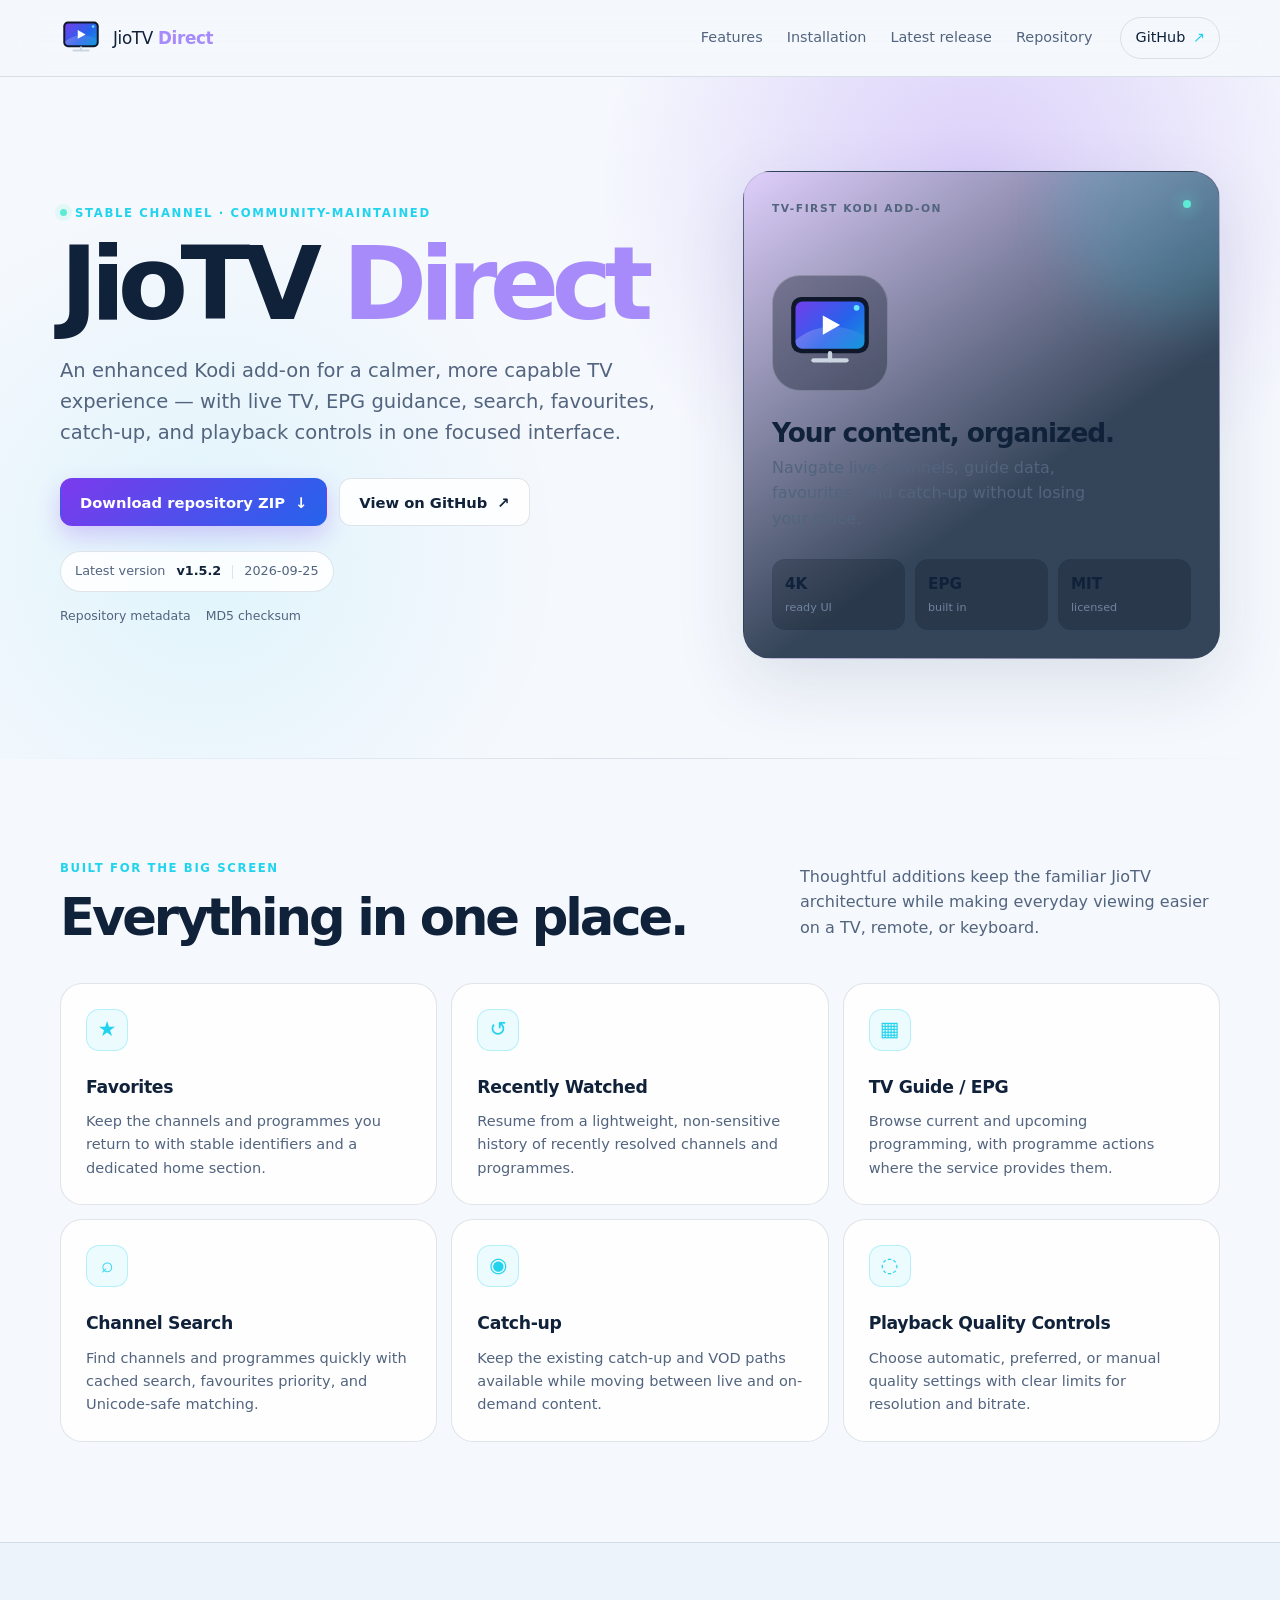
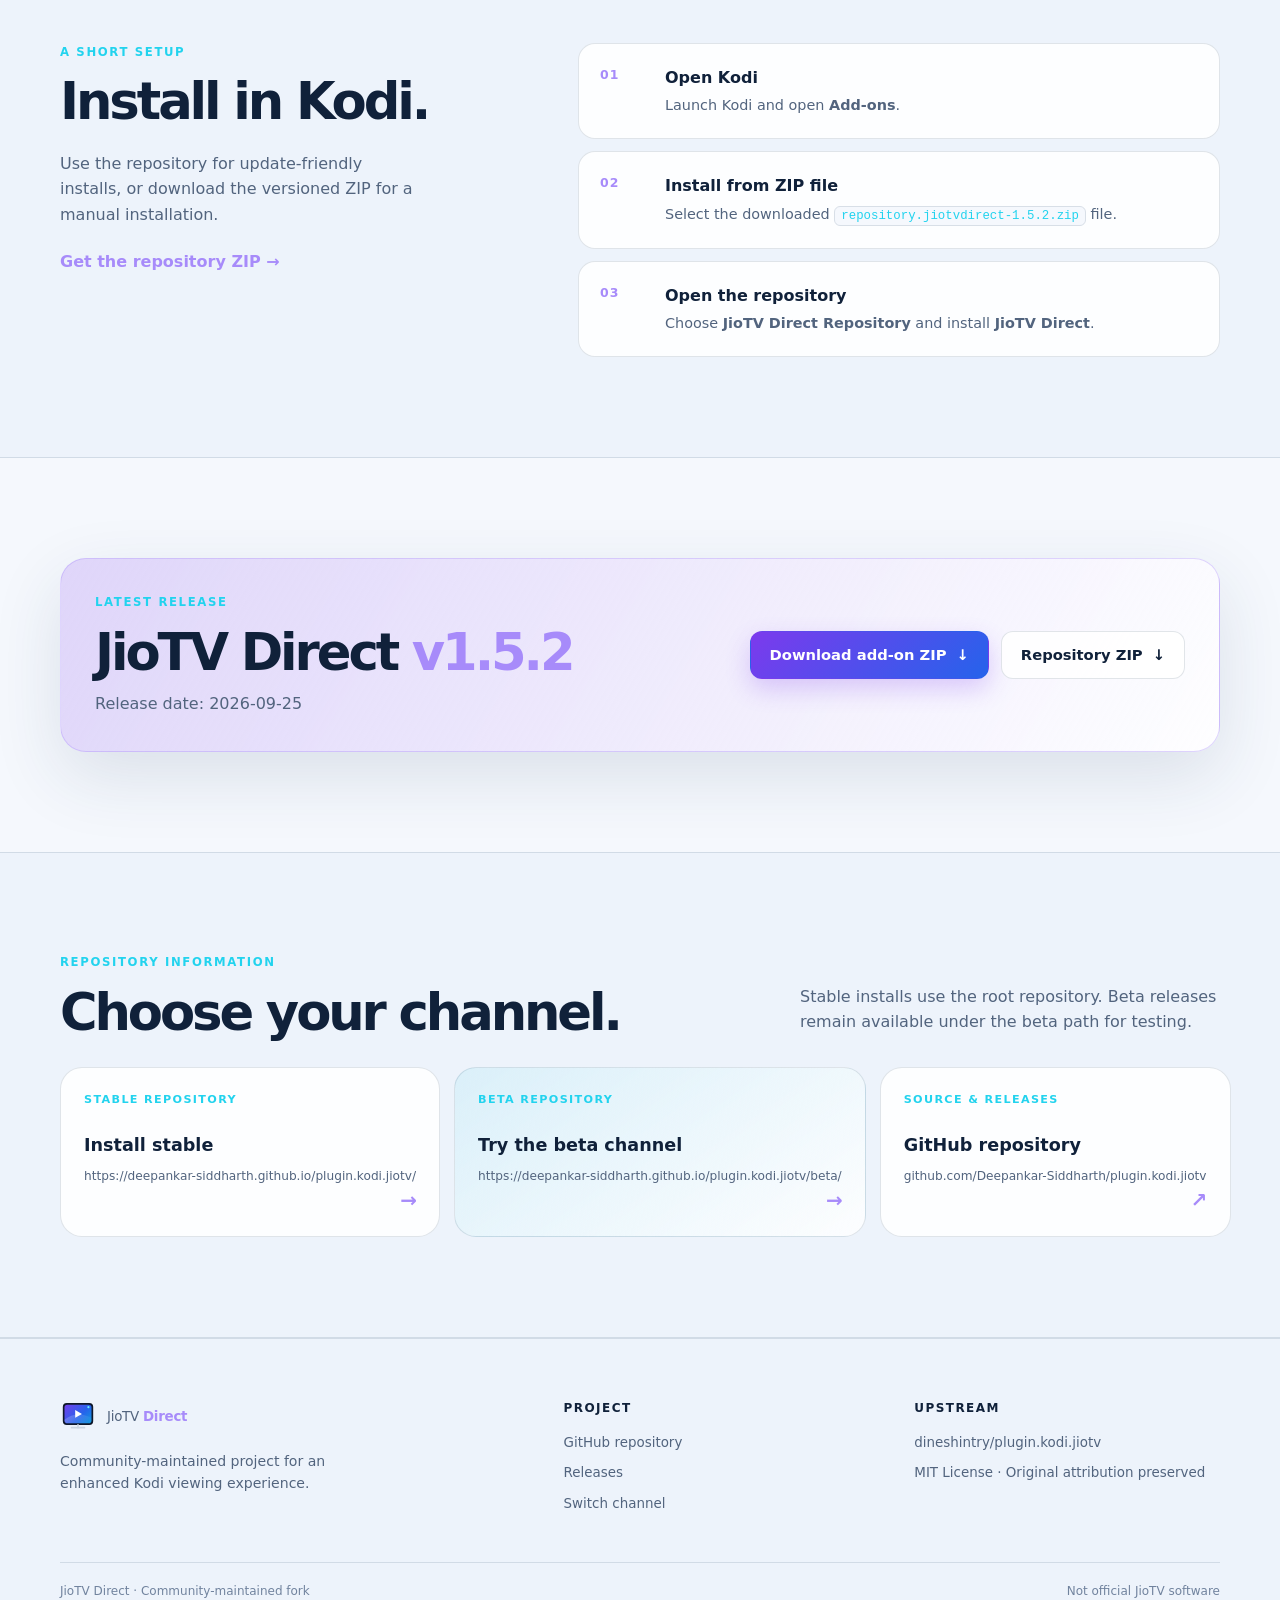
<file: index.html>
<!doctype html>
<html lang="en">
<head>
  <meta charset="utf-8">
  <meta name="viewport" content="width=device-width, initial-scale=1">
  <meta name="description" content="JioTV Direct — an enhanced community-maintained Kodi add-on with a TV-friendly experience.">
  <title>JioTV Direct · Enhanced Community Kodi Add-on</title>
  <link rel="icon" type="image/svg+xml" href="./assets/logo.svg">
  <link rel="stylesheet" href="./style.css">
</head>
<body>
  <a class="skip-link" href="#main-content">Skip to content</a>
  <header class="site-header">
    <div class="container nav-wrap">
      <a class="brand" href="./" aria-label="JioTV Direct home">
        <img src="./assets/logo.svg" alt="" width="42" height="42">
        <span>JioTV <strong>Direct</strong></span>
      </a>
      <nav class="site-nav" aria-label="Primary navigation">
        <a href="#features">Features</a>
        <a href="#installation">Installation</a>
        <a href="#release">Latest release</a>
        <a href="#repository">Repository</a>
      </nav>
      <a class="nav-github" href="https://github.com/Deepankar-Siddharth/plugin.kodi.jiotv" target="_blank" rel="noreferrer">GitHub <span aria-hidden="true">↗</span></a>
    </div>
  </header>

  <main id="main-content">
    <section class="hero">
      <div class="container hero-grid">
        <div class="hero-copy">
          <p class="eyebrow"><span class="status-dot"></span>Stable channel · community-maintained</p>
          <h1>JioTV <span>Direct</span></h1>
          <p class="hero-lede">An enhanced Kodi add-on for a calmer, more capable TV experience — with live TV, EPG guidance, search, favourites, catch-up, and playback controls in one focused interface.</p>
          <div class="hero-actions">
            <a class="button button-primary" href="./repository.jiotvdirect/repository.jiotvdirect-1.5.2.zip">Download repository ZIP <span aria-hidden="true">↓</span></a>
            <a class="button button-secondary" href="https://github.com/Deepankar-Siddharth/plugin.kodi.jiotv" target="_blank" rel="noreferrer">View on GitHub <span aria-hidden="true">↗</span></a>
          </div>
          <div class="release-pill"><span>Latest version</span><strong>v1.5.2</strong><span class="pill-divider"></span><span>2026-09-25</span></div>
          <p class="metadata-links"><a href="./addons.xml">Repository metadata</a><a href="./addons.xml.md5">MD5 checksum</a></p>
        </div>
        <div class="hero-card" aria-label="JioTV Direct highlights">
          <div class="hero-card-glow"></div>
          <div class="hero-card-topline"><span>TV-FIRST KODI ADD-ON</span><span class="card-dot"></span></div>
          <div class="hero-card-icon"><img src="./assets/logo.svg" alt="" width="92" height="92"></div>
          <h2>Your content, organized.</h2>
          <p>Navigate live channels, guide data, favourites, and catch-up without losing your place.</p>
          <div class="mini-stats">
            <div><strong>4K</strong><span>ready UI</span></div>
            <div><strong>EPG</strong><span>built in</span></div>
            <div><strong>MIT</strong><span>licensed</span></div>
          </div>
        </div>
      </div>
    </section>

    <section class="section" id="features">
      <div class="container">
        <div class="section-heading">
          <div><p class="eyebrow">Built for the big screen</p><h2>Everything in one place.</h2></div>
          <p>Thoughtful additions keep the familiar JioTV architecture while making everyday viewing easier on a TV, remote, or keyboard.</p>
        </div>
        <div class="feature-grid">
          <article class="feature-card"><span class="feature-icon">★</span><h3>Favorites</h3><p>Keep the channels and programmes you return to with stable identifiers and a dedicated home section.</p></article>
          <article class="feature-card"><span class="feature-icon">↺</span><h3>Recently Watched</h3><p>Resume from a lightweight, non-sensitive history of recently resolved channels and programmes.</p></article>
          <article class="feature-card"><span class="feature-icon">▦</span><h3>TV Guide / EPG</h3><p>Browse current and upcoming programming, with programme actions where the service provides them.</p></article>
          <article class="feature-card"><span class="feature-icon">⌕</span><h3>Channel Search</h3><p>Find channels and programmes quickly with cached search, favourites priority, and Unicode-safe matching.</p></article>
          <article class="feature-card"><span class="feature-icon">◉</span><h3>Catch-up</h3><p>Keep the existing catch-up and VOD paths available while moving between live and on-demand content.</p></article>
          <article class="feature-card"><span class="feature-icon">◌</span><h3>Playback Quality Controls</h3><p>Choose automatic, preferred, or manual quality settings with clear limits for resolution and bitrate.</p></article>
        </div>
      </div>
    </section>

    <section class="section section-muted" id="installation">
      <div class="container install-grid">
        <div class="install-intro"><p class="eyebrow">A short setup</p><h2>Install in Kodi.</h2><p>Use the repository for update-friendly installs, or download the versioned ZIP for a manual installation.</p><a class="text-link" href="./repository.jiotvdirect/repository.jiotvdirect-1.5.2.zip">Get the repository ZIP <span aria-hidden="true">→</span></a></div>
        <ol class="steps">
          <li><span>01</span><div><h3>Open Kodi</h3><p>Launch Kodi and open <strong>Add-ons</strong>.</p></div></li>
          <li><span>02</span><div><h3>Install from ZIP file</h3><p>Select the downloaded <code>repository.jiotvdirect-1.5.2.zip</code> file.</p></div></li>
          <li><span>03</span><div><h3>Open the repository</h3><p>Choose <strong>JioTV Direct Repository</strong> and install <strong>JioTV Direct</strong>.</p></div></li>
        </ol>
      </div>
    </section>

    <section class="section" id="release">
      <div class="container release-card">
        <div><p class="eyebrow">Latest release</p><h2>JioTV Direct <span>v1.5.2</span></h2><p>Release date: 2026-09-25</p></div>
        <div class="release-actions"><a class="button button-primary" href="./plugin.kodi.jiotv/plugin.kodi.jiotv-1.5.2.zip">Download add-on ZIP <span aria-hidden="true">↓</span></a><a class="button button-secondary" href="./repository.jiotvdirect/repository.jiotvdirect-1.5.2.zip">Repository ZIP <span aria-hidden="true">↓</span></a></div>
      </div>
    </section>

    <section class="section section-muted" id="repository">
      <div class="container">
        <div class="section-heading compact"><div><p class="eyebrow">Repository information</p><h2>Choose your channel.</h2></div><p>Stable installs use the root repository. Beta releases remain available under the beta path for testing.</p></div>
        <div class="repo-grid">
          <a class="repo-card" href="https://deepankar-siddharth.github.io/plugin.kodi.jiotv/"><span class="repo-label">Stable repository</span><strong>Install stable</strong><span>https://deepankar-siddharth.github.io/plugin.kodi.jiotv/</span><b aria-hidden="true">→</b></a>
          <a class="repo-card repo-card-beta" href="https://deepankar-siddharth.github.io/plugin.kodi.jiotv/beta/"><span class="repo-label">Beta repository</span><strong>Try the beta channel</strong><span>https://deepankar-siddharth.github.io/plugin.kodi.jiotv/beta/</span><b aria-hidden="true">→</b></a>
          <a class="repo-card" href="https://github.com/Deepankar-Siddharth/plugin.kodi.jiotv" target="_blank" rel="noreferrer"><span class="repo-label">Source & releases</span><strong>GitHub repository</strong><span>github.com/Deepankar-Siddharth/plugin.kodi.jiotv</span><b aria-hidden="true">↗</b></a>
        </div>
      </div>
    </section>
  </main>

  <footer class="site-footer">
    <div class="container footer-grid">
      <div><a class="brand footer-brand" href="./"><img src="./assets/logo.svg" alt="" width="36" height="36"><span>JioTV <strong>Direct</strong></span></a><p>Community-maintained project for an enhanced Kodi viewing experience.</p></div>
      <div><p class="footer-heading">Project</p><a href="https://github.com/Deepankar-Siddharth/plugin.kodi.jiotv" target="_blank" rel="noreferrer">GitHub repository</a><a href="https://github.com/Deepankar-Siddharth/plugin.kodi.jiotv/releases" target="_blank" rel="noreferrer">Releases</a><a href="./beta/">Switch channel</a></div>
      <div><p class="footer-heading">Upstream</p><a href="https://github.com/dineshintry/plugin.kodi.jiotv" target="_blank" rel="noreferrer">dineshintry/plugin.kodi.jiotv</a><span>MIT License · Original attribution preserved</span></div>
    </div>
    <div class="container footer-bottom"><span>JioTV Direct · Community-maintained fork</span><span>Not official JioTV software</span></div>
  </footer>
</body>
</html>
</file>
<file: style.css>
:root {
  color-scheme: dark;
  --bg: #08111f;
  --bg-soft: #0d1a2d;
  --surface: rgba(17, 32, 54, .78);
  --surface-strong: #12243d;
  --line: rgba(148, 163, 184, .18);
  --text: #f5f8ff;
  --muted: #9fb0c9;
  --faint: #71839e;
  --primary: #7c3aed;
  --primary-bright: #a78bfa;
  --cyan: #22d3ee;
  --green: #5eead4;
  --shadow: 0 24px 70px rgba(0, 0, 0, .28);
  --radius: 22px;
  --container: 1160px;
}

@media (prefers-color-scheme: light) {
  :root {
    color-scheme: light;
    --bg: #f5f8fd;
    --bg-soft: #edf3fb;
    --surface: rgba(255, 255, 255, .86);
    --surface-strong: #ffffff;
    --line: rgba(30, 55, 90, .13);
    --text: #10213a;
    --muted: #52647e;
    --faint: #71839e;
    --shadow: 0 24px 70px rgba(31, 55, 92, .12);
  }
}

* { box-sizing: border-box; }
html { scroll-behavior: smooth; }
body {
  margin: 0;
  background: var(--bg);
  color: var(--text);
  font-family: Inter, ui-sans-serif, system-ui, -apple-system, BlinkMacSystemFont, "Segoe UI", sans-serif;
  line-height: 1.6;
  -webkit-font-smoothing: antialiased;
}
a { color: inherit; }
img { max-width: 100%; }
.container { width: min(calc(100% - 40px), var(--container)); margin: 0 auto; }
.skip-link { position: absolute; left: -999px; top: 8px; z-index: 20; padding: 8px 14px; background: var(--text); color: var(--bg); border-radius: 8px; }
.skip-link:focus { left: 16px; }

.site-header { position: sticky; top: 0; z-index: 10; border-bottom: 1px solid var(--line); background: color-mix(in srgb, var(--bg) 82%, transparent); backdrop-filter: blur(18px); }
.nav-wrap { min-height: 76px; display: flex; align-items: center; gap: 28px; }
.brand { display: inline-flex; align-items: center; gap: 11px; color: var(--text); text-decoration: none; font-size: 1.05rem; letter-spacing: -.02em; white-space: nowrap; }
.brand img { border-radius: 12px; }
.brand strong { color: var(--primary-bright); font-weight: 750; }
.site-nav { display: flex; align-items: center; gap: 24px; margin-left: auto; }
.site-nav a, .nav-github { color: var(--muted); text-decoration: none; font-size: .9rem; transition: color .2s ease; }
.site-nav a:hover, .nav-github:hover, .footer-grid a:hover { color: var(--text); }
.nav-github { color: var(--text); border: 1px solid var(--line); border-radius: 999px; padding: 8px 14px; }
.nav-github span { color: var(--cyan); margin-left: 3px; }

.hero { overflow: hidden; position: relative; padding: 94px 0 100px; background: radial-gradient(circle at 76% 16%, rgba(124, 58, 237, .22), transparent 33%), radial-gradient(circle at 16% 70%, rgba(34, 211, 238, .10), transparent 30%); }
.hero::after { content: ""; position: absolute; inset: auto 0 0; height: 1px; background: linear-gradient(90deg, transparent, var(--line), transparent); }
.hero-grid { display: grid; grid-template-columns: minmax(0, 1.12fr) minmax(320px, .88fr); align-items: center; gap: 76px; }
.eyebrow { margin: 0 0 14px; color: var(--cyan); font-size: .73rem; font-weight: 800; letter-spacing: .14em; text-transform: uppercase; }
.status-dot { display: inline-block; width: 7px; height: 7px; margin-right: 8px; border-radius: 50%; background: var(--green); box-shadow: 0 0 0 5px rgba(94, 234, 212, .12); vertical-align: 1px; }
h1, h2, h3, p { margin-top: 0; }
h1 { max-width: 720px; margin-bottom: 22px; font-size: clamp(3.5rem, 8vw, 6.7rem); line-height: .94; letter-spacing: -.075em; }
h1 span { color: var(--primary-bright); }
.hero-lede { max-width: 650px; margin-bottom: 30px; color: var(--muted); font-size: clamp(1.05rem, 2vw, 1.22rem); }
.hero-actions, .release-actions { display: flex; flex-wrap: wrap; gap: 12px; }
.button { display: inline-flex; align-items: center; justify-content: center; gap: 10px; min-height: 48px; padding: 0 19px; border: 1px solid transparent; border-radius: 12px; font-size: .92rem; font-weight: 750; text-decoration: none; transition: transform .2s ease, border-color .2s ease, background .2s ease; }
.button:hover { transform: translateY(-2px); }
.button-primary { color: #fff; background: linear-gradient(135deg, var(--primary), #2563eb); box-shadow: 0 10px 25px rgba(124, 58, 237, .24); }
.button-secondary { color: var(--text); border-color: var(--line); background: var(--surface); }
.button-secondary:hover { border-color: var(--primary-bright); }
.release-pill { display: inline-flex; align-items: center; gap: 11px; margin-top: 25px; padding: 9px 14px; color: var(--muted); border: 1px solid var(--line); border-radius: 999px; background: var(--surface); font-size: .8rem; }
.release-pill strong { color: var(--text); }
.metadata-links { display: flex; flex-wrap: wrap; gap: 15px; margin: 14px 0 0; color: var(--faint); font-size: .78rem; }
.metadata-links a { color: var(--muted); text-decoration: none; }
.metadata-links a:hover { color: var(--cyan); }
.pill-divider { width: 1px; height: 14px; background: var(--line); }
.hero-card { position: relative; overflow: hidden; min-height: 380px; padding: 28px; border: 1px solid var(--line); border-radius: 28px; background: linear-gradient(145deg, rgba(124, 58, 237, .23), rgba(14, 33, 57, .84) 62%), var(--surface); box-shadow: var(--shadow); }
.hero-card-glow { position: absolute; width: 230px; height: 230px; right: -70px; top: -80px; border-radius: 50%; background: var(--cyan); opacity: .16; filter: blur(28px); }
.hero-card-topline { position: relative; display: flex; justify-content: space-between; color: var(--muted); font-size: .67rem; font-weight: 800; letter-spacing: .14em; }
.card-dot { width: 8px; height: 8px; border-radius: 50%; background: var(--green); box-shadow: 0 0 15px var(--green); }
.hero-card-icon { position: relative; display: grid; place-items: center; width: 116px; height: 116px; margin: 58px 0 28px; border: 1px solid rgba(255,255,255,.22); border-radius: 28px; background: rgba(8, 17, 31, .36); }
.hero-card h2 { position: relative; margin-bottom: 8px; font-size: 1.65rem; letter-spacing: -.04em; }
.hero-card p { position: relative; max-width: 330px; margin-bottom: 28px; color: var(--muted); }
.mini-stats { position: relative; display: grid; grid-template-columns: repeat(3, 1fr); gap: 10px; }
.mini-stats div { padding: 12px; border: 1px solid var(--line); border-radius: 13px; background: rgba(8, 17, 31, .22); }
.mini-stats strong, .mini-stats span { display: block; }
.mini-stats strong { font-size: .95rem; }
.mini-stats span { margin-top: 2px; color: var(--faint); font-size: .7rem; }

.section { padding: 100px 0; }
.section-muted { background: var(--bg-soft); border-top: 1px solid var(--line); border-bottom: 1px solid var(--line); }
.section-heading { display: flex; align-items: end; justify-content: space-between; gap: 40px; margin-bottom: 38px; }
.section-heading.compact { margin-bottom: 28px; }
.section-heading > p { max-width: 420px; margin-bottom: 4px; color: var(--muted); }
h2 { margin-bottom: 0; font-size: clamp(2rem, 4vw, 3.3rem); line-height: 1.04; letter-spacing: -.06em; }
h2 span { color: var(--primary-bright); }
.feature-grid { display: grid; grid-template-columns: repeat(3, 1fr); gap: 14px; }
.feature-card { min-height: 220px; padding: 25px; border: 1px solid var(--line); border-radius: var(--radius); background: var(--surface); transition: transform .2s ease, border-color .2s ease; }
.feature-card:hover { transform: translateY(-4px); border-color: rgba(167, 139, 250, .55); }
.feature-icon { display: grid; place-items: center; width: 42px; height: 42px; margin-bottom: 23px; color: var(--cyan); border: 1px solid rgba(34, 211, 238, .28); border-radius: 13px; background: rgba(34, 211, 238, .08); font-size: 1.3rem; }
.feature-card h3 { margin-bottom: 8px; font-size: 1.08rem; letter-spacing: -.02em; }
.feature-card p { margin-bottom: 0; color: var(--muted); font-size: .91rem; }
.install-grid { display: grid; grid-template-columns: .8fr 1.2fr; gap: 90px; align-items: start; }
.install-intro p:not(.eyebrow) { max-width: 360px; margin: 22px 0; color: var(--muted); }
.text-link { color: var(--primary-bright); font-weight: 750; text-decoration: none; }
.text-link:hover { color: var(--text); }
.steps { display: grid; gap: 12px; margin: 0; padding: 0; list-style: none; }
.steps li { display: grid; grid-template-columns: 48px 1fr; gap: 17px; padding: 21px; border: 1px solid var(--line); border-radius: 17px; background: var(--surface); }
.steps li > span { color: var(--primary-bright); font-size: .78rem; font-weight: 800; letter-spacing: .08em; }
.steps h3 { margin-bottom: 4px; font-size: 1rem; }
.steps p { margin-bottom: 0; color: var(--muted); font-size: .9rem; }
code { padding: 2px 6px; color: var(--cyan); border: 1px solid var(--line); border-radius: 6px; background: var(--bg); font-size: .86em; }
.release-card { display: flex; align-items: center; justify-content: space-between; gap: 30px; padding: 34px; border: 1px solid rgba(167, 139, 250, .35); border-radius: 26px; background: linear-gradient(120deg, rgba(124, 58, 237, .18), var(--surface)); box-shadow: var(--shadow); }
.release-card p:not(.eyebrow) { margin: 12px 0 0; color: var(--muted); }
.repo-grid { display: grid; grid-template-columns: repeat(3, 1fr); gap: 14px; }
.repo-card { position: relative; display: flex; flex-direction: column; min-height: 170px; padding: 23px; border: 1px solid var(--line); border-radius: var(--radius); background: var(--surface); text-decoration: none; transition: transform .2s ease, border-color .2s ease; }
.repo-card:hover { transform: translateY(-4px); border-color: var(--primary-bright); }
.repo-card-beta { background: linear-gradient(145deg, rgba(34, 211, 238, .09), var(--surface)); }
.repo-label { margin-bottom: 22px; color: var(--cyan); font-size: .7rem; font-weight: 800; letter-spacing: .12em; text-transform: uppercase; }
.repo-card strong { margin-bottom: 8px; font-size: 1.1rem; }
.repo-card > span:not(.repo-label) { overflow: hidden; color: var(--muted); font-size: .76rem; text-overflow: ellipsis; white-space: nowrap; }
.repo-card b { position: absolute; right: 22px; bottom: 20px; color: var(--primary-bright); font-size: 1.25rem; }

.site-footer { padding: 60px 0 25px; border-top: 1px solid var(--line); background: var(--bg-soft); }
.footer-grid { display: grid; grid-template-columns: 1.5fr 1fr 1fr; gap: 45px; }
.footer-brand { margin-bottom: 15px; }
.footer-grid p:not(.footer-heading) { max-width: 300px; margin-bottom: 0; color: var(--muted); font-size: .88rem; }
.footer-grid > div:not(:first-child) { display: flex; flex-direction: column; gap: 9px; }
.footer-heading { margin-bottom: 5px; color: var(--text); font-size: .75rem; font-weight: 800; letter-spacing: .12em; text-transform: uppercase; }
.footer-grid a, .footer-grid span { color: var(--muted); font-size: .84rem; text-decoration: none; }
.footer-bottom { display: flex; justify-content: space-between; gap: 20px; margin-top: 48px; padding-top: 19px; border-top: 1px solid var(--line); color: var(--faint); font-size: .75rem; }

@media (max-width: 900px) {
  .site-nav { display: none; }
  .nav-github { margin-left: auto; }
  .hero-grid, .install-grid { grid-template-columns: 1fr; gap: 42px; }
  .hero { padding: 70px 0 78px; }
  .hero-card { min-height: 330px; }
  .feature-grid, .repo-grid { grid-template-columns: repeat(2, 1fr); }
  .footer-grid { grid-template-columns: 1.3fr 1fr 1fr; gap: 24px; }
}
@media (max-width: 620px) {
  .container { width: min(calc(100% - 28px), var(--container)); }
  .site-header { position: static; }
  .nav-wrap { min-height: 68px; }
  .nav-github { padding: 7px 10px; font-size: .78rem; }
  h1 { font-size: clamp(3.15rem, 17vw, 5.2rem); }
  .hero-lede { font-size: 1rem; }
  .button { width: 100%; }
  .hero-actions, .release-actions { display: grid; }
  .release-pill { align-items: flex-start; flex-wrap: wrap; border-radius: 14px; }
  .pill-divider { display: none; }
  .section { padding: 70px 0; }
  .section-heading { display: block; }
  .section-heading > p { margin-top: 18px; }
  .feature-grid, .repo-grid, .footer-grid { grid-template-columns: 1fr; }
  .feature-card { min-height: auto; }
  .release-card { display: block; padding: 25px; }
  .release-actions { margin-top: 23px; }
  .footer-grid { gap: 30px; }
  .footer-bottom { display: block; }
  .footer-bottom span { display: block; margin-top: 6px; }
}
</file>
